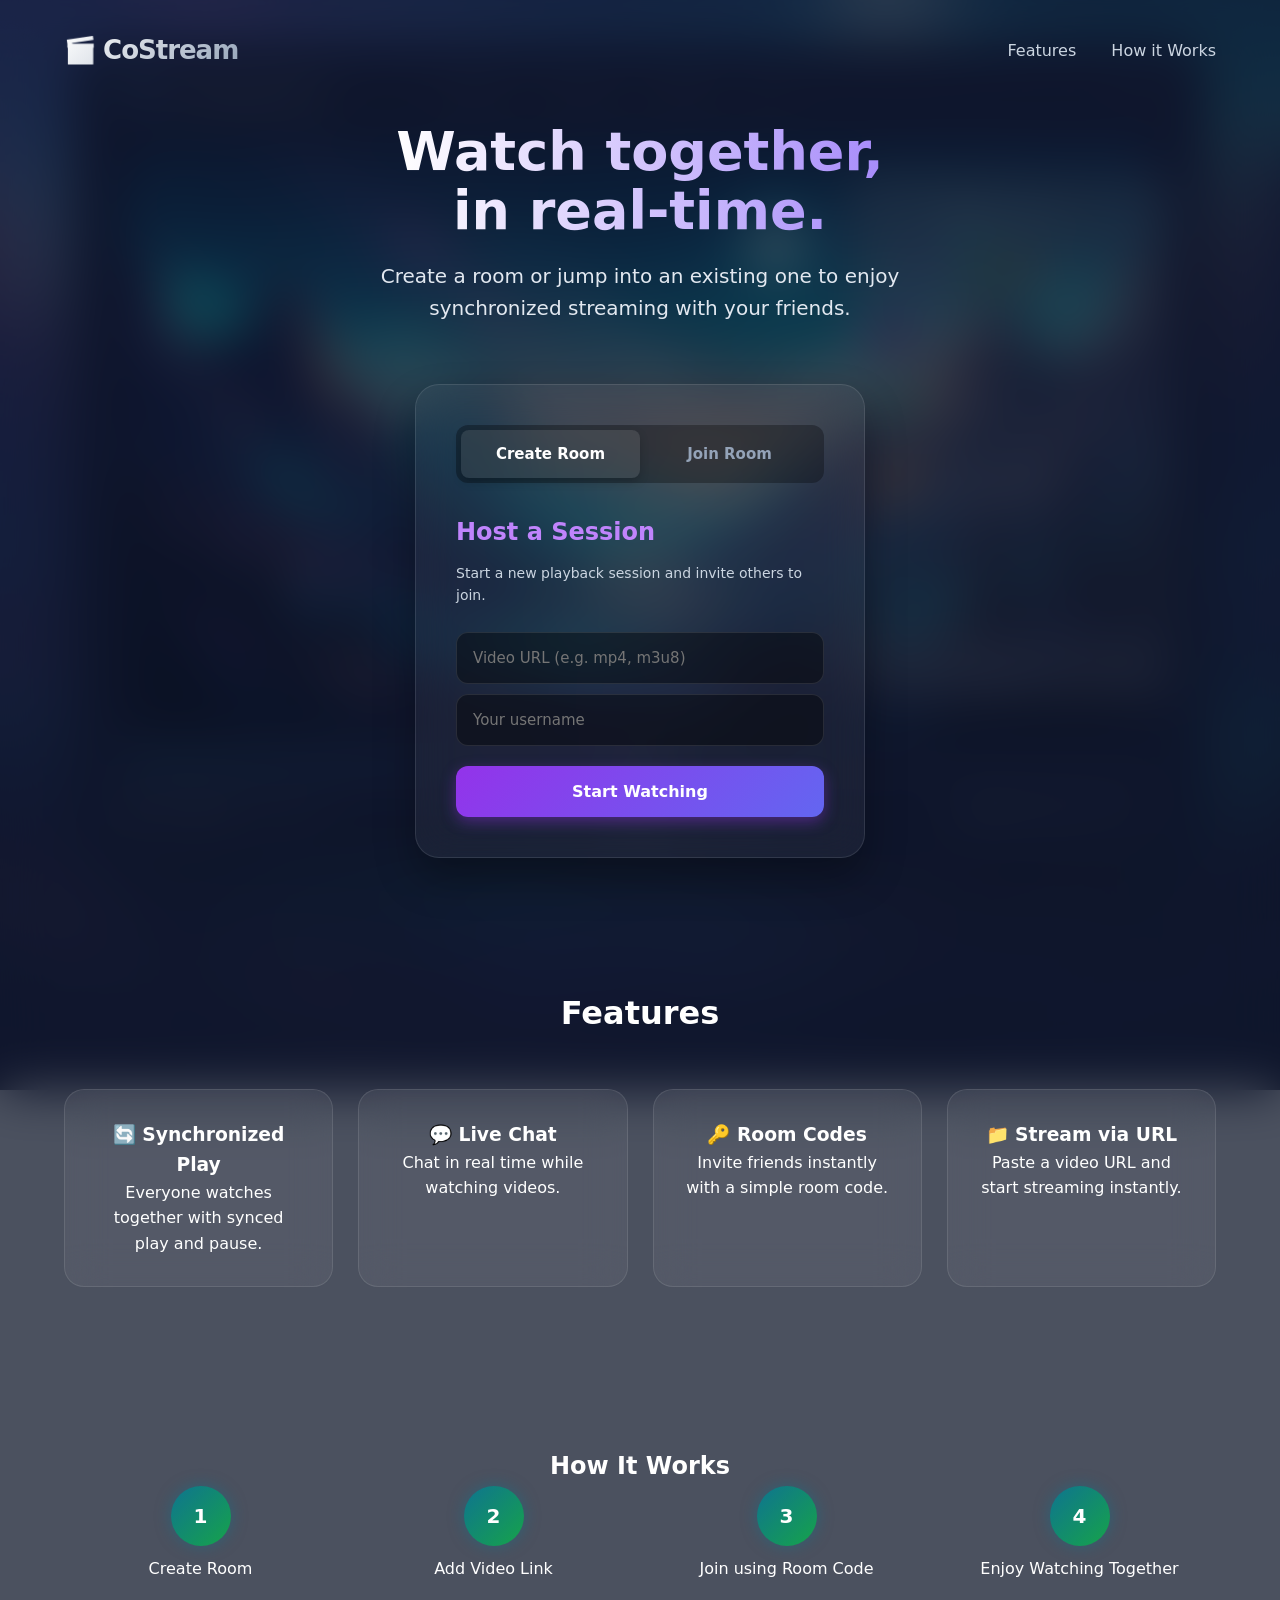
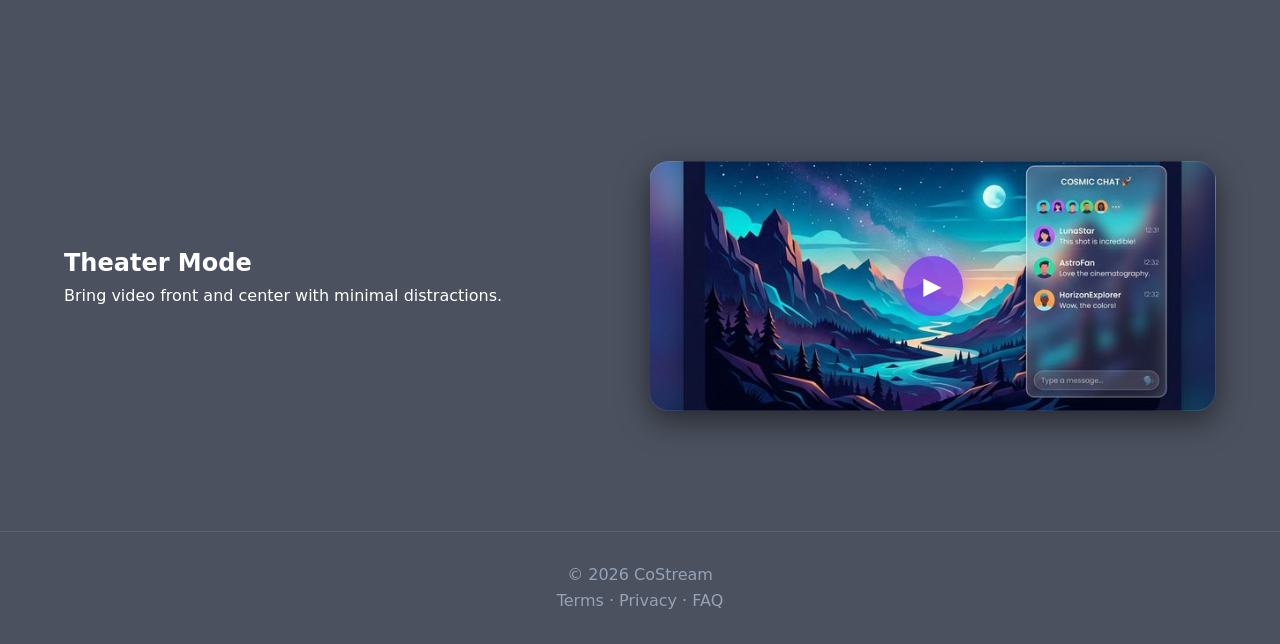
<file: templates/landing.html>
<!DOCTYPE html>
<html lang="en">

<head>
    <meta charset="UTF-8">
    <meta name="viewport" content="width=device-width, initial-scale=1.0">
    <title>CoStream - Watch Together</title>

    <style>
        * {
            margin: 0;
            padding: 0;
            box-sizing: border-box;
            font-family: 'Inter', system-ui, -apple-system, sans-serif;
        }

        body {
            background: url('/static/hero_image.png') no-repeat center center fixed;
            background-size: cover;
            color: white;
            line-height: 1.6;
            overflow-x: hidden;
            position: relative;
            min-height: 100vh;
        }

        body::before {
            content: '';
            position: absolute;
            top: 0;
            left: 0;
            width: 100%;
            height: 100%;
            background: rgba(15, 23, 42, 0.75);
            backdrop-filter: blur(25px);
            -webkit-backdrop-filter: blur(25px);
            z-index: -1;
        }

        .container {
            width: 90%;
            max-width: 1200px;
            margin: auto;
            padding-bottom: 50px;
        }

        nav {
            display: flex;
            justify-content: space-between;
            align-items: center;
            padding: 30px 0;
        }

        .logo {
            font-size: 26px;
            font-weight: 800;
            letter-spacing: -1px;
            background: linear-gradient(135deg, #fff, #94a3b8);
            -webkit-background-clip: text;
            background-clip: text;
            -webkit-text-fill-color: transparent;
        }

        nav a {
            color: #cbd5e1;
            text-decoration: none;
            margin-left: 30px;
            font-weight: 500;
            transition: 0.3s;
        }

        nav a:hover {
            color: white;
            text-shadow: 0 0 10px rgba(255, 255, 255, 0.5);
        }

        .hero {
            display: flex;
            align-items: center;
            justify-content: center;
            flex-direction: column;
            text-align: center;
            min-height: 80vh;
            padding-top: 20px;
        }

        .hero h1 {
            font-size: 54px;
            font-weight: 800;
            margin-bottom: 20px;
            line-height: 1.1;
            background: linear-gradient(to right, #ffffff, #a78bfa);
            -webkit-background-clip: text;
            background-clip: text;
            -webkit-text-fill-color: transparent;
        }

        .hero p {
            color: #e2e8f0;
            font-size: 20px;
            margin-bottom: 60px;
            max-width: 600px;
        }

        /* Unified Single Card */
        .glass-card {
            width: 100%;
            max-width: 450px;
            background: rgba(255, 255, 255, 0.05);
            backdrop-filter: blur(20px);
            -webkit-backdrop-filter: blur(20px);
            padding: 40px;
            border-radius: 24px;
            border: 1px solid rgba(255, 255, 255, 0.1);
            text-align: left;
            box-shadow: 0 20px 40px rgba(0, 0, 0, 0.3);
            transition: transform 0.3s ease, border-color 0.3s ease;
        }

        .tabs {
            display: flex;
            background: rgba(0, 0, 0, 0.3);
            border-radius: 12px;
            padding: 5px;
            margin-bottom: 30px;
        }

        .tab {
            flex: 1;
            text-align: center;
            padding: 12px;
            border-radius: 8px;
            cursor: pointer;
            font-weight: 600;
            color: #94a3b8;
            transition: 0.3s;
            font-size: 15px;
        }

        .tab.active {
            background: rgba(255, 255, 255, 0.1);
            color: white;
            box-shadow: 0 4px 10px rgba(0, 0, 0, 0.2);
        }

        .tab-content {
            display: none;
            animation: fadeIn 0.3s ease;
        }

        .tab-content.active {
            display: block;
        }

        @keyframes fadeIn {
            from {
                opacity: 0;
                transform: translateY(5px);
            }

            to {
                opacity: 1;
                transform: translateY(0);
            }
        }

        .glass-card h2 {
            font-size: 24px;
            margin-bottom: 10px;
            font-weight: 700;
        }

        .glass-card p {
            color: #cbd5e1;
            font-size: 14px;
            margin-bottom: 25px;
        }

        .create-theme h2 {
            color: #c084fc;
        }

        .join-theme h2 {
            color: #60a5fa;
        }

        input {
            width: 100%;
            padding: 16px;
            border-radius: 12px;
            border: 1px solid rgba(255, 255, 255, 0.1);
            background: rgba(0, 0, 0, 0.4);
            color: white;
            font-size: 15px;
            margin-bottom: 10px;
            transition: all 0.3s;
        }

        input:focus {
            outline: none;
            border-color: #a78bfa;
            background: rgba(0, 0, 0, 0.6);
            box-shadow: 0 0 15px rgba(167, 139, 250, 0.3);
        }

        .error {
            color: #fca5a5;
            font-size: 13px;
            margin-top: -5px;
            margin-bottom: 15px;
            display: none;
            padding-left: 5px;
        }

        .btn {
            width: 100%;
            padding: 16px;
            border-radius: 12px;
            cursor: pointer;
            font-weight: 700;
            font-size: 16px;
            transition: 0.3s;
            border: none;
            margin-top: 10px;
            color: white;
        }

        .btn-primary {
            background: linear-gradient(135deg, #9333ea, #6366f1);
            box-shadow: 0 5px 15px rgba(147, 51, 234, 0.4);
        }

        .btn-primary:hover {
            transform: scale(1.02);
            box-shadow: 0 8px 25px rgba(147, 51, 234, 0.6);
        }

        .btn-secondary {
            background: linear-gradient(135deg, #2563eb, #0ea5e9);
            box-shadow: 0 5px 15px rgba(37, 99, 235, 0.4);
        }

        .btn-secondary:hover {
            transform: scale(1.02);
            box-shadow: 0 8px 25px rgba(37, 99, 235, 0.6);
        }

        /* FEATURES */
        .features {
            padding: 80px 0;
            text-align: center;
        }

        .features h2 {
            margin-bottom: 50px;
            font-size: 32px;
        }

        .grid {
            display: grid;
            grid-template-columns: repeat(auto-fit, minmax(220px, 1fr));
            gap: 25px;
        }

        .card {
            background: rgba(255, 255, 255, 0.05);
            backdrop-filter: blur(20px);
            -webkit-backdrop-filter: blur(20px);
            padding: 30px;
            border-radius: 20px;
            border: 1px solid rgba(255, 255, 255, 0.1);
            transition: 0.3s;
        }

        .card:hover {
            transform: translateY(-8px);
            box-shadow: 0 0 20px rgba(124, 58, 237, 0.4);
            border-color: rgba(255, 255, 255, 0.2);
        }

        /* HOW IT WORKS */
        .steps {
            padding: 80px 0;
            text-align: center;
        }

        .step-grid {
            display: flex;
            justify-content: space-between;
            flex-wrap: wrap;
            gap: 20px;
        }

        .step {
            flex: 1;
            min-width: 150px;
        }

        @keyframes pulse-glow {
            0% {
                box-shadow: 0 0 0 0 rgba(22, 163, 74, 0.5);
            }

            70% {
                box-shadow: 0 0 0 15px rgba(22, 163, 74, 0);
            }

            100% {
                box-shadow: 0 0 0 0 rgba(22, 163, 74, 0);
            }
        }

        .circle {
            width: 60px;
            height: 60px;
            background: linear-gradient(135deg, #0e7490, #16a34a);
            border-radius: 50%;
            display: flex;
            align-items: center;
            justify-content: center;
            font-weight: bold;
            margin: auto;
            margin-bottom: 10px;
            font-size: 20px;
            box-shadow: 0 0 15px rgba(14, 116, 144, 0.5);
            animation: pulse-glow 2s infinite ease-in-out;
        }

        /* THEATER */
        .theater {
            display: flex;
            align-items: center;
            justify-content: space-between;
            padding: 80px 0;
            flex-wrap: wrap;
        }

        .theater-text {
            flex: 1;
            padding-right: 20px;
        }

        .theater-video {
            flex: 1;
            background: url('/static/hero_image.png') center/cover;
            height: 250px;
            min-width: 300px;
            border-radius: 20px;
            margin-top: 20px;
            animation: float 4s ease-in-out infinite;
            position: relative;
            box-shadow: 0 10px 30px rgba(0, 0, 0, 0.5);
            border: 1px solid rgba(255, 255, 255, 0.1);
        }

        .theater-video::after {
            content: '▶';
            position: absolute;
            top: 50%;
            left: 50%;
            transform: translate(-50%, -50%);
            width: 60px;
            height: 60px;
            background: rgba(124, 58, 237, 0.8);
            color: white;
            border-radius: 50%;
            display: flex;
            align-items: center;
            justify-content: center;
            font-size: 24px;
            box-shadow: 0 0 20px rgba(124, 58, 237, 0.5);
        }

        @keyframes float {
            0% {
                transform: translateY(0px);
            }

            50% {
                transform: translateY(-10px);
            }

            100% {
                transform: translateY(0px);
            }
        }

        /* FOOTER */
        footer {
            text-align: center;
            padding: 30px;
            color: #94a3b8;
            border-top: 1px solid rgba(255, 255, 255, 0.1);
            margin-top: 40px;
        }

        @media(max-width:768px) {
            .hero h1 {
                font-size: 40px;
            }

            .hero p {
                font-size: 18px;
            }

            .glass-card {
                padding: 30px 20px;
            }

            .theater {
                flex-direction: column;
                text-align: center;
            }

            .theater-text {
                padding-right: 0;
                margin-bottom: 20px;
            }

            .step-grid {
                flex-direction: column;
            }
        }
    </style>
</head>

<body>
    <div class="container">
        <nav>
            <div class="logo">🎬 CoStream</div>
            <div>
                <a href="#features">Features</a>
                <a href="#steps">How it Works</a>
            </div>
        </nav>

        <section class="hero">
            <h1>Watch together, <br>in real-time.</h1>
            <p>Create a room or jump into an existing one to enjoy synchronized streaming with your friends.</p>

            <div class="glass-card">
                <div class="tabs">
                    <div class="tab active" onclick="switchTab('create')">Create Room</div>
                    <div class="tab" onclick="switchTab('join')">Join Room</div>
                </div>

                <!-- Create Room Content -->
                <div id="create-content" class="tab-content active create-theme">
                    <form onsubmit="createRoom(event)">
                        <h2>Host a Session</h2>
                        <p>Start a new playback session and invite others to join.</p>

                        <input id="video" placeholder="Video URL (e.g. mp4, m3u8)">
                        <div id="videoError" class="error">Please enter a video URL</div>

                        <input id="user1" class="margin-input" placeholder="Your username">
                        <div id="userError1" class="error">Please enter a username</div>

                        <button type="submit" class="btn btn-primary">Start Watching</button>
                    </form>
                </div>

                <!-- Join Room Content -->
                <div id="join-content" class="tab-content join-theme">
                    <form onsubmit="joinRoom(event)">
                        <h2>Join Party</h2>
                        <p>Got a code? Enter it below to join your friends.</p>

                        <input id="room" placeholder="Room ID (e.g. ABC123)">
                        <div id="roomError" class="error">Please enter a Room ID</div>

                        <input id="user2" class="margin-input" placeholder="Your username">
                        <div id="userError2" class="error">Please enter a username</div>

                        <button type="submit" class="btn btn-secondary">Join Party</button>
                    </form>
                </div>
            </div>
        </section>

    </div>

    <section id="features" class="features container">
        <h2>Features</h2>
        <div class="grid">
            <div class="card">
                <h3>🔄 Synchronized Play</h3>
                <p>Everyone watches together with synced play and pause.</p>
            </div>
            <div class="card">
                <h3>💬 Live Chat</h3>
                <p>Chat in real time while watching videos.</p>
            </div>

            <div class="card">
                <h3>🔑 Room Codes</h3>
                <p>Invite friends instantly with a simple room code.</p>
            </div>
            <div class="card">
                <h3>📁 Stream via URL</h3>
                <p>Paste a video URL and start streaming instantly.</p>
            </div>
        </div>
    </section>

    <section id="steps" class="steps container">
        <h2>How It Works</h2>
        <div class="step-grid">
            <div class="step">
                <div class="circle">1</div>
                <p>Create Room</p>
            </div>
            <div class="step">
                <div class="circle">2</div>
                <p>Add Video Link</p>
            </div>
            <div class="step">
                <div class="circle">3</div>
                <p>Join using Room Code</p>
            </div>
            <div class="step">
                <div class="circle">4</div>
                <p>Enjoy Watching Together</p>
            </div>
        </div>
    </section>

    <section class="theater container">
        <div class="theater-text">
            <h2>Theater Mode</h2>
            <p>Bring video front and center with minimal distractions.</p>
        </div>
        <div class="theater-video"></div>
    </section>

    <footer>
        <p>© 2026 CoStream</p>
        <p>Terms · Privacy · FAQ</p>
    </footer>

    <script>
        function switchTab(tab) {
            if (tab === 'create') {
                document.getElementById('create-content').classList.add('active');
                document.getElementById('join-content').classList.remove('active');
                document.querySelectorAll('.tab')[0].classList.add('active');
                document.querySelectorAll('.tab')[1].classList.remove('active');
            } else {
                document.getElementById('create-content').classList.remove('active');
                document.getElementById('join-content').classList.add('active');
                document.querySelectorAll('.tab')[0].classList.remove('active');
                document.querySelectorAll('.tab')[1].classList.add('active');
            }
        }

        function showError(id) { document.getElementById(id).style.display = "block"; }
        function hideError(id) { document.getElementById(id).style.display = "none"; }

        function createRoom(e) {
            if (e) e.preventDefault();
            let video = document.getElementById("video").value;
            let user = document.getElementById("user1").value;
            let valid = true;

            if (video === "") { showError("videoError"); valid = false; } else { hideError("videoError"); }
            if (user === "") { showError("userError1"); valid = false; } else { hideError("userError1"); }

            if (valid) {
                window.location.href = "/room?video=" + encodeURIComponent(video) + "&user=" + encodeURIComponent(user);
            }
        }

        function joinRoom(e) {
            if (e) e.preventDefault();
            let room = document.getElementById("room").value;
            let user = document.getElementById("user2").value;
            let valid = true;

            if (room === "") { showError("roomError"); valid = false; } else { hideError("roomError"); }
            if (user === "") { showError("userError2"); valid = false; } else { hideError("userError2"); }

            if (valid) {
                window.location.href = "/room?room=" + room + "&user=" + encodeURIComponent(user);
            }
        }
    </script>
</body>

</html>
</file>
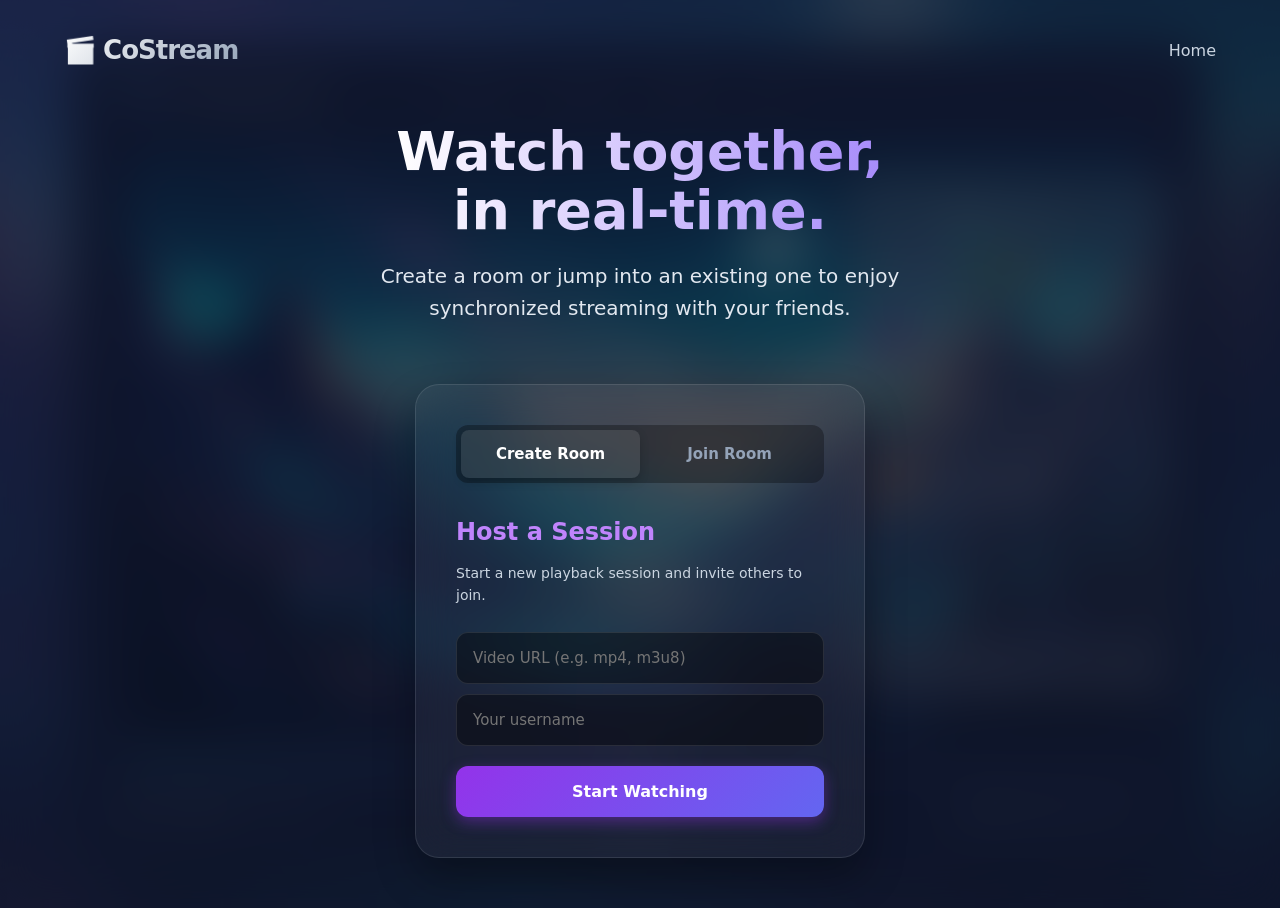
<file: templates/landing_blur.html>
<!DOCTYPE html>
<html lang="en">

<head>
    <meta charset="UTF-8">
    <meta name="viewport" content="width=device-width, initial-scale=1.0">
    <title>CoStream - Watch Together (Blur)</title>

    <style>
        * {
            margin: 0;
            padding: 0;
            box-sizing: border-box;
            font-family: 'Inter', system-ui, -apple-system, sans-serif;
        }

        body {
            background: url('/static/hero_image.png') no-repeat center center fixed;
            background-size: cover;
            color: white;
            line-height: 1.6;
            overflow-x: hidden;
            position: relative;
            min-height: 100vh;
        }

        body::before {
            content: '';
            position: absolute;
            top: 0;
            left: 0;
            width: 100%;
            height: 100%;
            background: rgba(15, 23, 42, 0.75);
            backdrop-filter: blur(25px);
            -webkit-backdrop-filter: blur(25px);
            z-index: -1;
        }

        .container {
            width: 90%;
            max-width: 1200px;
            margin: auto;
            padding-bottom: 50px;
        }

        nav {
            display: flex;
            justify-content: space-between;
            align-items: center;
            padding: 30px 0;
        }

        .logo {
            font-size: 26px;
            font-weight: 800;
            letter-spacing: -1px;
            background: linear-gradient(135deg, #fff, #94a3b8);
            -webkit-background-clip: text;
            background-clip: text;
            -webkit-text-fill-color: transparent;
        }

        nav a {
            color: #cbd5e1;
            text-decoration: none;
            margin-left: 30px;
            font-weight: 500;
            transition: 0.3s;
        }

        nav a:hover {
            color: white;
            text-shadow: 0 0 10px rgba(255, 255, 255, 0.5);
        }

        .hero {
            display: flex;
            align-items: center;
            justify-content: center;
            flex-direction: column;
            text-align: center;
            min-height: 80vh;
            padding-top: 20px;
        }

        .hero h1 {
            font-size: 54px;
            font-weight: 800;
            margin-bottom: 20px;
            line-height: 1.1;
            background: linear-gradient(to right, #ffffff, #a78bfa);
            -webkit-background-clip: text;
            background-clip: text;
            -webkit-text-fill-color: transparent;
        }

        .hero p {
            color: #e2e8f0;
            font-size: 20px;
            margin-bottom: 60px;
            max-width: 600px;
        }

        /* Unified Single Card */
        .glass-card {
            width: 100%;
            max-width: 450px;
            background: rgba(255, 255, 255, 0.05);
            backdrop-filter: blur(20px);
            -webkit-backdrop-filter: blur(20px);
            padding: 40px;
            border-radius: 24px;
            border: 1px solid rgba(255, 255, 255, 0.1);
            text-align: left;
            box-shadow: 0 20px 40px rgba(0, 0, 0, 0.3);
            transition: transform 0.3s ease, border-color 0.3s ease;
        }

        .tabs {
            display: flex;
            background: rgba(0, 0, 0, 0.3);
            border-radius: 12px;
            padding: 5px;
            margin-bottom: 30px;
        }

        .tab {
            flex: 1;
            text-align: center;
            padding: 12px;
            border-radius: 8px;
            cursor: pointer;
            font-weight: 600;
            color: #94a3b8;
            transition: 0.3s;
            font-size: 15px;
        }

        .tab.active {
            background: rgba(255, 255, 255, 0.1);
            color: white;
            box-shadow: 0 4px 10px rgba(0, 0, 0, 0.2);
        }

        .tab-content {
            display: none;
            animation: fadeIn 0.3s ease;
        }

        .tab-content.active {
            display: block;
        }

        @keyframes fadeIn {
            from {
                opacity: 0;
                transform: translateY(5px);
            }

            to {
                opacity: 1;
                transform: translateY(0);
            }
        }

        .glass-card h2 {
            font-size: 24px;
            margin-bottom: 10px;
            font-weight: 700;
        }

        .glass-card p {
            color: #cbd5e1;
            font-size: 14px;
            margin-bottom: 25px;
        }

        .create-theme h2 {
            color: #c084fc;
        }

        .join-theme h2 {
            color: #60a5fa;
        }

        input {
            width: 100%;
            padding: 16px;
            border-radius: 12px;
            border: 1px solid rgba(255, 255, 255, 0.1);
            background: rgba(0, 0, 0, 0.4);
            color: white;
            font-size: 15px;
            margin-bottom: 10px;
            transition: all 0.3s;
        }

        input:focus {
            outline: none;
            border-color: #a78bfa;
            background: rgba(0, 0, 0, 0.6);
            box-shadow: 0 0 15px rgba(167, 139, 250, 0.3);
        }

        .error {
            color: #fca5a5;
            font-size: 13px;
            margin-top: -5px;
            margin-bottom: 15px;
            display: none;
            padding-left: 5px;
        }

        .btn {
            width: 100%;
            padding: 16px;
            border-radius: 12px;
            cursor: pointer;
            font-weight: 700;
            font-size: 16px;
            transition: 0.3s;
            border: none;
            margin-top: 10px;
            color: white;
        }

        .btn-primary {
            background: linear-gradient(135deg, #9333ea, #6366f1);
            box-shadow: 0 5px 15px rgba(147, 51, 234, 0.4);
        }

        .btn-primary:hover {
            transform: scale(1.02);
            box-shadow: 0 8px 25px rgba(147, 51, 234, 0.6);
        }

        .btn-secondary {
            background: linear-gradient(135deg, #2563eb, #0ea5e9);
            box-shadow: 0 5px 15px rgba(37, 99, 235, 0.4);
        }

        .btn-secondary:hover {
            transform: scale(1.02);
            box-shadow: 0 8px 25px rgba(37, 99, 235, 0.6);
        }

        @media(max-width:768px) {
            .hero h1 {
                font-size: 40px;
            }

            .hero p {
                font-size: 18px;
            }

            .glass-card {
                padding: 30px 20px;
            }
        }
    </style>
</head>

<body>
    <div class="container">
        <nav>
            <div class="logo">🎬 CoStream</div>
            <div>
                <a href="/">Home</a>
            </div>
        </nav>

        <section class="hero">
            <h1>Watch together, <br>in real-time.</h1>
            <p>Create a room or jump into an existing one to enjoy synchronized streaming with your friends.</p>

            <div class="glass-card">
                <div class="tabs">
                    <div class="tab active" onclick="switchTab('create')">Create Room</div>
                    <div class="tab" onclick="switchTab('join')">Join Room</div>
                </div>

                <!-- Create Room Content -->
                <div id="create-content" class="tab-content active create-theme">
                    <form onsubmit="createRoom(event)">
                        <h2>Host a Session</h2>
                        <p>Start a new playback session and invite others to join.</p>

                        <input id="video" placeholder="Video URL (e.g. mp4, m3u8)">
                        <div id="videoError" class="error">Please enter a video URL</div>

                        <input id="user1" class="margin-input" placeholder="Your username">
                        <div id="userError1" class="error">Please enter a username</div>

                        <button type="submit" class="btn btn-primary">Start Watching</button>
                    </form>
                </div>

                <!-- Join Room Content -->
                <div id="join-content" class="tab-content join-theme">
                    <form onsubmit="joinRoom(event)">
                        <h2>Join Party</h2>
                        <p>Got a code? Enter it below to join your friends.</p>

                        <input id="room" placeholder="Room ID (e.g. ABC123)">
                        <div id="roomError" class="error">Please enter a Room ID</div>

                        <input id="user2" class="margin-input" placeholder="Your username">
                        <div id="userError2" class="error">Please enter a username</div>

                        <button type="submit" class="btn btn-secondary">Join Party</button>
                    </form>
                </div>
            </div>
        </section>
    </div>

    <script>
        function switchTab(tab) {
            if (tab === 'create') {
                document.getElementById('create-content').classList.add('active');
                document.getElementById('join-content').classList.remove('active');
                document.querySelectorAll('.tab')[0].classList.add('active');
                document.querySelectorAll('.tab')[1].classList.remove('active');
            } else {
                document.getElementById('create-content').classList.remove('active');
                document.getElementById('join-content').classList.add('active');
                document.querySelectorAll('.tab')[0].classList.remove('active');
                document.querySelectorAll('.tab')[1].classList.add('active');
            }
        }

        function showError(id) { document.getElementById(id).style.display = "block"; }
        function hideError(id) { document.getElementById(id).style.display = "none"; }

        function createRoom(e) {
            if (e) e.preventDefault();
            let video = document.getElementById("video").value;
            let user = document.getElementById("user1").value;
            let valid = true;

            if (video === "") { showError("videoError"); valid = false; } else { hideError("videoError"); }
            if (user === "") { showError("userError1"); valid = false; } else { hideError("userError1"); }

            if (valid) {
                window.location.href = "/room?video=" + encodeURIComponent(video) + "&user=" + encodeURIComponent(user);
            }
        }

        function joinRoom(e) {
            if (e) e.preventDefault();
            let room = document.getElementById("room").value;
            let user = document.getElementById("user2").value;
            let valid = true;

            if (room === "") { showError("roomError"); valid = false; } else { hideError("roomError"); }
            if (user === "") { showError("userError2"); valid = false; } else { hideError("userError2"); }

            if (valid) {
                window.location.href = "/room?room=" + room + "&user=" + encodeURIComponent(user);
            }
        }
    </script>
</body>

</html>
</file>
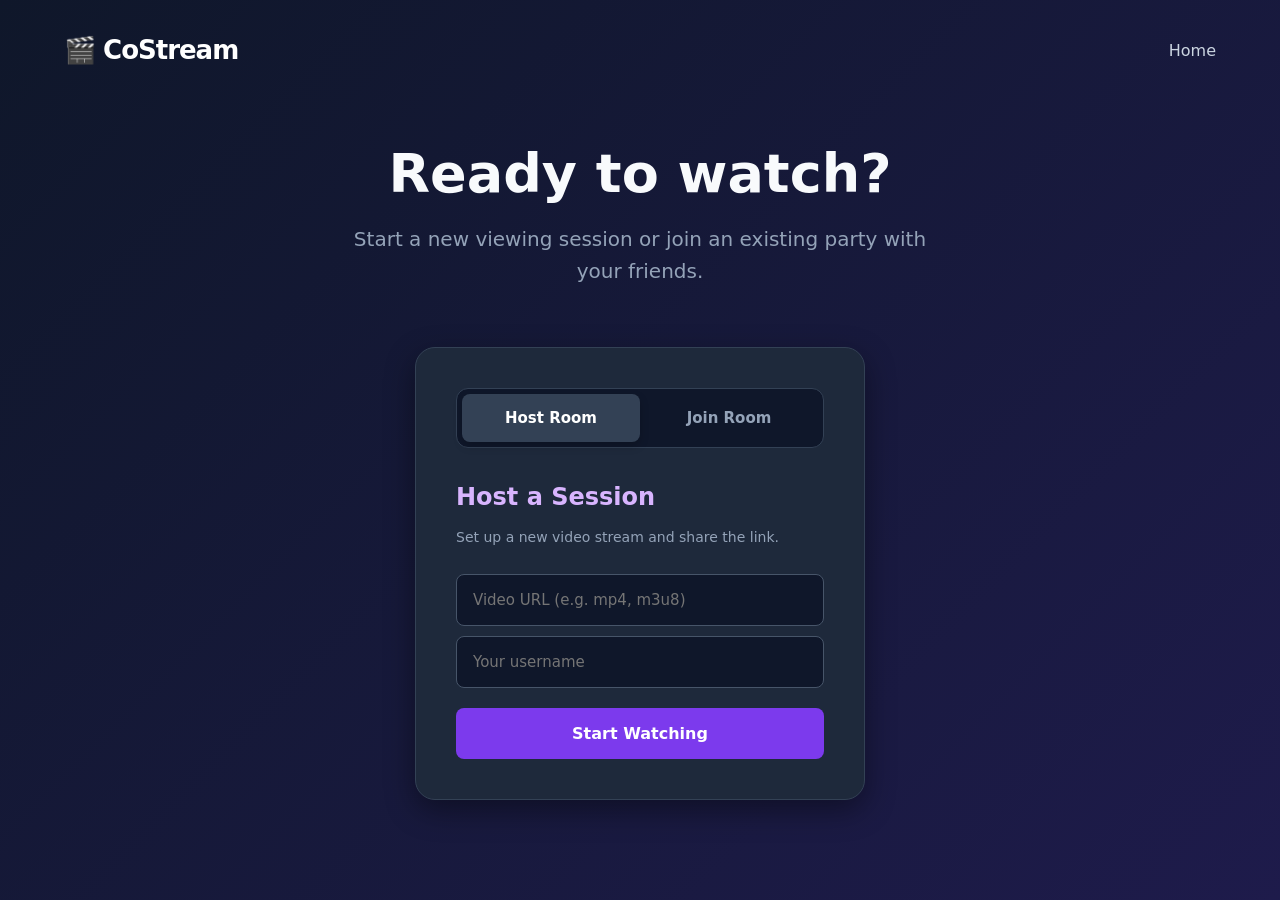
<file: templates/landing_plain.html>
<!DOCTYPE html>
<html lang="en">

<head>
    <meta charset="UTF-8">
    <meta name="viewport" content="width=device-width, initial-scale=1.0">
    <title>CoStream - Watch Together (Plain)</title>

    <style>
        * {
            margin: 0;
            padding: 0;
            box-sizing: border-box;
            font-family: 'Inter', system-ui, -apple-system, sans-serif;
        }

        body {
            background: linear-gradient(135deg, #0f172a, #1e1b4b);
            color: white;
            line-height: 1.6;
            overflow-x: hidden;
            min-height: 100vh;
        }

        .container {
            width: 90%;
            max-width: 1200px;
            margin: auto;
            padding-bottom: 50px;
        }

        nav {
            display: flex;
            justify-content: space-between;
            align-items: center;
            padding: 30px 0;
        }

        .logo {
            font-size: 26px;
            font-weight: 800;
            letter-spacing: -1px;
            color: #fff;
        }

        nav a {
            color: #cbd5e1;
            text-decoration: none;
            margin-left: 30px;
            font-weight: 500;
            transition: 0.3s;
        }

        nav a:hover {
            color: white;
        }

        .hero {
            display: flex;
            align-items: center;
            justify-content: center;
            flex-direction: column;
            text-align: center;
            min-height: 80vh;
            padding-top: 20px;
        }

        .hero h1 {
            font-size: 54px;
            font-weight: 800;
            margin-bottom: 20px;
            line-height: 1.1;
            color: #f8fafc;
        }

        .hero p {
            color: #94a3b8;
            font-size: 20px;
            margin-bottom: 60px;
            max-width: 600px;
        }

        /* Unified Single Card */
        .solid-card {
            width: 100%;
            max-width: 450px;
            background: #1e293b;
            padding: 40px;
            border-radius: 20px;
            border: 1px solid #334155;
            text-align: left;
            box-shadow: 0 10px 30px rgba(0, 0, 0, 0.4);
            transition: transform 0.3s ease, border-color 0.3s ease;
        }

        .tabs {
            display: flex;
            background: #0f172a;
            border-radius: 12px;
            padding: 5px;
            margin-bottom: 30px;
            border: 1px solid #334155;
        }

        .tab {
            flex: 1;
            text-align: center;
            padding: 12px;
            border-radius: 8px;
            cursor: pointer;
            font-weight: 600;
            color: #94a3b8;
            transition: 0.3s;
            font-size: 15px;
        }

        .tab.active {
            background: #334155;
            color: white;
            box-shadow: 0 4px 10px rgba(0, 0, 0, 0.2);
        }

        .tab-content {
            display: none;
            animation: fadeIn 0.3s ease;
        }

        .tab-content.active {
            display: block;
        }

        @keyframes fadeIn {
            from { opacity: 0; transform: translateY(5px); }
            to { opacity: 1; transform: translateY(0); }
        }

        .solid-card h2 {
            font-size: 24px;
            margin-bottom: 10px;
            font-weight: 700;
        }

        .solid-card p {
            color: #94a3b8;
            font-size: 14px;
            margin-bottom: 25px;
        }

        .create-theme h2 { color: #d8b4fe; }
        .join-theme h2 { color: #93c5fd; }

        input {
            width: 100%;
            padding: 16px;
            border-radius: 8px;
            border: 1px solid #475569;
            background: #0f172a;
            color: white;
            font-size: 15px;
            margin-bottom: 10px;
            transition: all 0.3s;
        }

        input:focus {
            outline: none;
            border-color: #a78bfa;
            background: #111827;
        }

        .error {
            color: #fca5a5;
            font-size: 13px;
            margin-top: -5px;
            margin-bottom: 15px;
            display: none;
            padding-left: 5px;
        }

        .btn {
            width: 100%;
            padding: 16px;
            border-radius: 8px;
            cursor: pointer;
            font-weight: 700;
            font-size: 16px;
            transition: 0.3s;
            border: none;
            margin-top: 10px;
            color: white;
        }

        .btn-primary {
            background: #7c3aed;
        }

        .btn-primary:hover {
            background: #6d28d9;
        }

        .btn-secondary {
            background: #2563eb;
        }

        .btn-secondary:hover {
            background: #1d4ed8;
        }

        @media(max-width:768px) {
            .hero h1 { font-size: 40px; }
            .hero p { font-size: 18px; }
            .solid-card { padding: 30px 20px; }
        }
    </style>
</head>

<body>
    <div class="container">
        <nav>
            <div class="logo">🎬 CoStream</div>
            <div>
                <a href="/">Home</a>
            </div>
        </nav>

        <section class="hero">
            <h1>Ready to watch?</h1>
            <p>Start a new viewing session or join an existing party with your friends.</p>

            <div class="solid-card">
                <div class="tabs">
                    <div class="tab active" onclick="switchTab('create')">Host Room</div>
                    <div class="tab" onclick="switchTab('join')">Join Room</div>
                </div>

                <!-- Create Room Content -->
                <div id="create-content" class="tab-content active create-theme">
                    <h2>Host a Session</h2>
                    <p>Set up a new video stream and share the link.</p>
                    
                    <input id="video" placeholder="Video URL (e.g. mp4, m3u8)">
                    <div id="videoError" class="error">Please enter a video URL</div>
                    
                    <input id="user1" class="margin-input" placeholder="Your username">
                    <div id="userError1" class="error">Please enter a username</div>
                    
                    <button class="btn btn-primary" onclick="createRoom()">Start Watching</button>
                </div>

                <!-- Join Room Content -->
                <div id="join-content" class="tab-content join-theme">
                    <h2>Join a Room</h2>
                    <p>Have a room code? Enter it here to join.</p>
                    
                    <input id="room" placeholder="Room ID (e.g. ABC123)">
                    <div id="roomError" class="error">Please enter a Room ID</div>
                    
                    <input id="user2" class="margin-input" placeholder="Your username">
                    <div id="userError2" class="error">Please enter a username</div>
                    
                    <button class="btn btn-secondary" onclick="joinRoom()">Join Party</button>
                </div>
            </div>
        </section>
    </div>

    <script>
        function switchTab(tab) {
            if(tab === 'create') {
                document.getElementById('create-content').classList.add('active');
                document.getElementById('join-content').classList.remove('active');
                document.querySelectorAll('.tab')[0].classList.add('active');
                document.querySelectorAll('.tab')[1].classList.remove('active');
            } else {
                document.getElementById('create-content').classList.remove('active');
                document.getElementById('join-content').classList.add('active');
                document.querySelectorAll('.tab')[0].classList.remove('active');
                document.querySelectorAll('.tab')[1].classList.add('active');
            }
        }

        function showError(id) { document.getElementById(id).style.display = "block"; }
        function hideError(id) { document.getElementById(id).style.display = "none"; }

        function createRoom() {
            let video = document.getElementById("video").value;
            let user = document.getElementById("user1").value;
            let valid = true;

            if (video === "") { showError("videoError"); valid = false; } else { hideError("videoError"); }
            if (user === "") { showError("userError1"); valid = false; } else { hideError("userError1"); }

            if (valid) {
                window.location.href = "/room?video=" + encodeURIComponent(video) + "&user=" + encodeURIComponent(user);
            }
        }

        function joinRoom() {
            let room = document.getElementById("room").value;
            let user = document.getElementById("user2").value;
            let valid = true;

            if (room === "") { showError("roomError"); valid = false; } else { hideError("roomError"); }
            if (user === "") { showError("userError2"); valid = false; } else { hideError("userError2"); }

            if (valid) {
                window.location.href = "/room?room=" + room + "&user=" + encodeURIComponent(user);
            }
        }
    </script>
</body>
</html>
</file>
